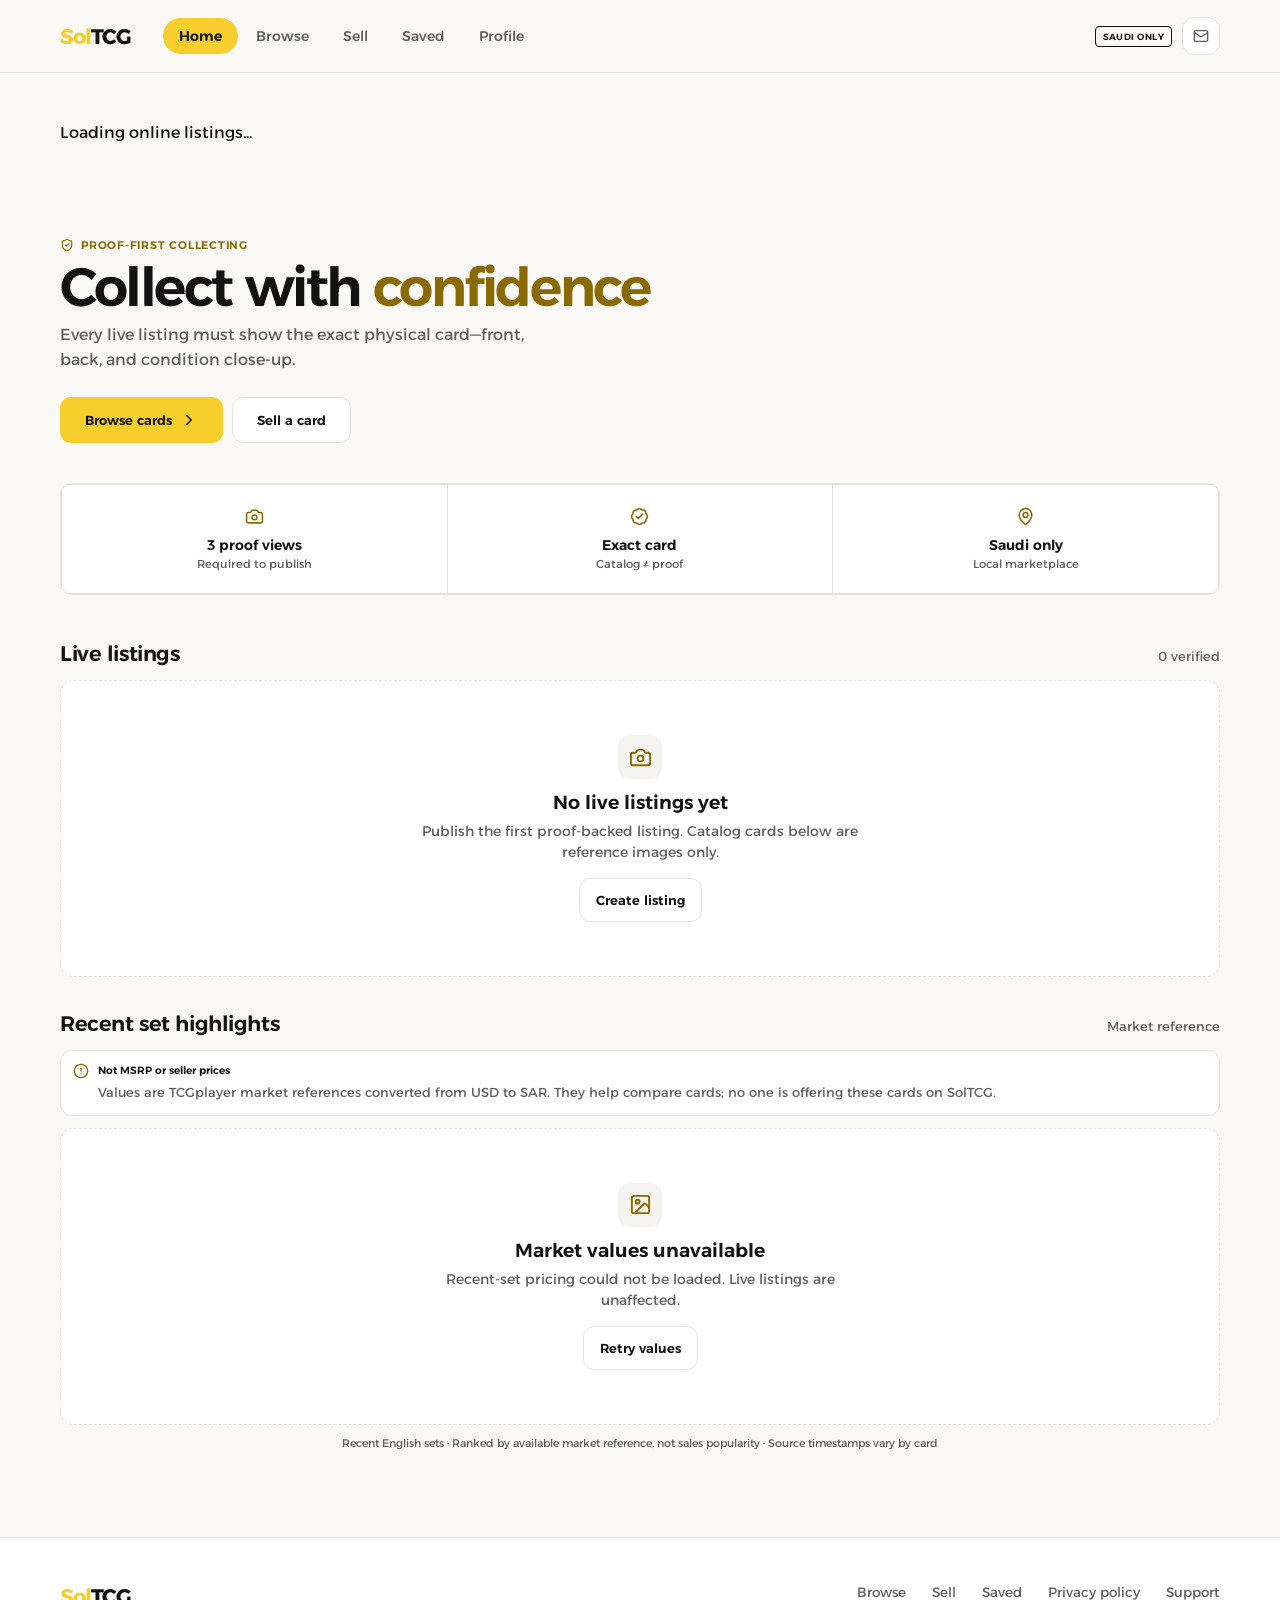
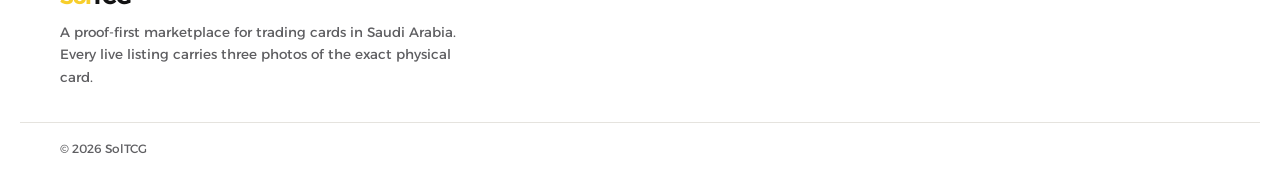
<file: index.html>
<!doctype html>
<html lang="en">
  <head>
    <meta charset="UTF-8" />
    <meta name="viewport" content="width=device-width, initial-scale=1.0, viewport-fit=cover" />
    <meta name="theme-color" content="#faf9f6" media="(prefers-color-scheme: light)" />
    <meta name="theme-color" content="#0f0f11" media="(prefers-color-scheme: dark)" />
    <meta name="description" content="SolTCG — a Saudi-first marketplace for collectors." />
    <title>SolTCG</title>
    <link rel="icon" href="./favicon.svg" type="image/svg+xml" />
    <link rel="icon" href="./favicon-32.png" sizes="32x32" />
    <link rel="apple-touch-icon" href="./apple-touch-icon.png" />
    <link rel="preconnect" href="https://fonts.googleapis.com" />
    <link rel="preconnect" href="https://fonts.gstatic.com" crossorigin />
    <link href="https://fonts.googleapis.com/css2?family=Alexandria:wght@300;400;500;600;700&display=swap" rel="stylesheet" />
    <script>
      // Runs before first paint so a saved Appearance choice never flashes the
      // other theme. The app re-applies the same value once it mounts.
      try {
        var stored = localStorage.getItem('soltcg:theme:v1')
        if (stored === 'light' || stored === 'dark') document.documentElement.dataset.theme = stored
      } catch (error) {}
    </script>
    <script type="module" crossorigin src="./assets/index-CpvxoBoi.js"></script>
    <link rel="stylesheet" crossorigin href="./assets/index-DTlpYm1p.css">
  </head>
  <body>
    <div id="root"></div>
  </body>
</html>
</file>
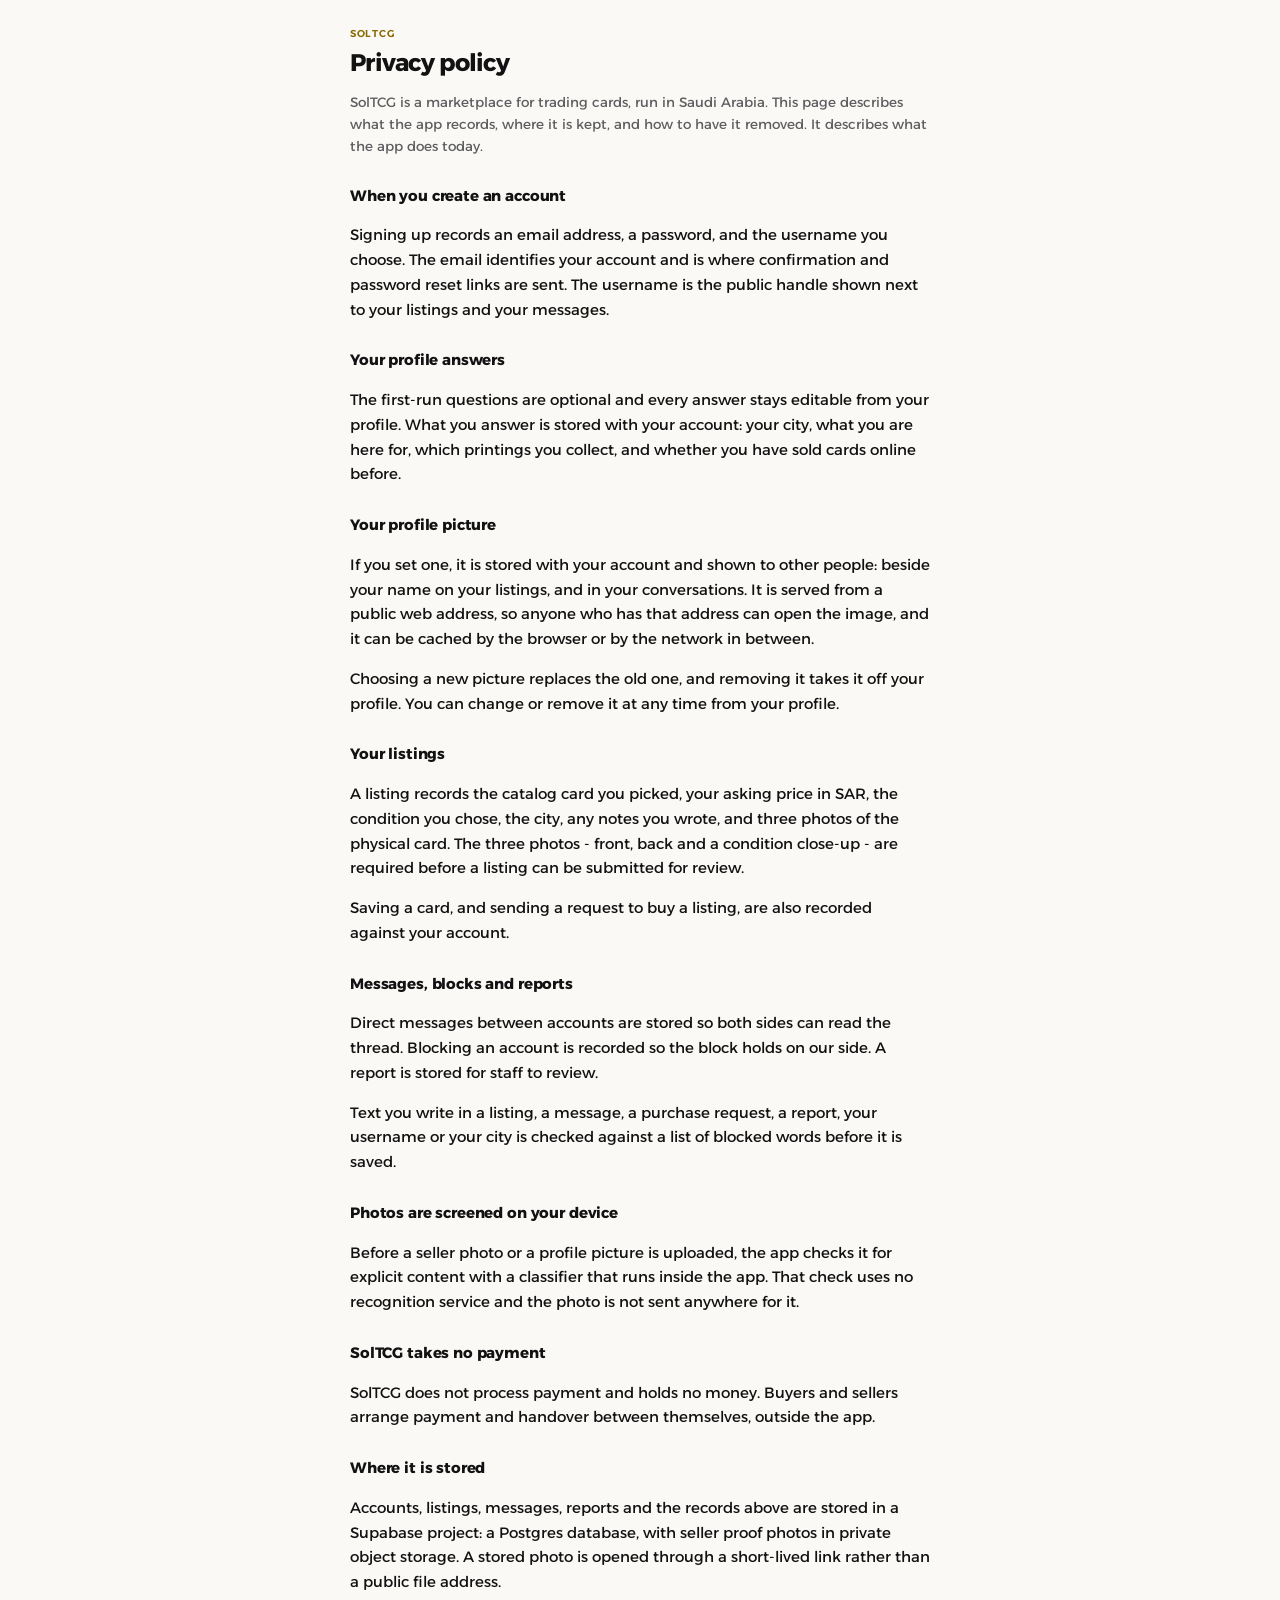
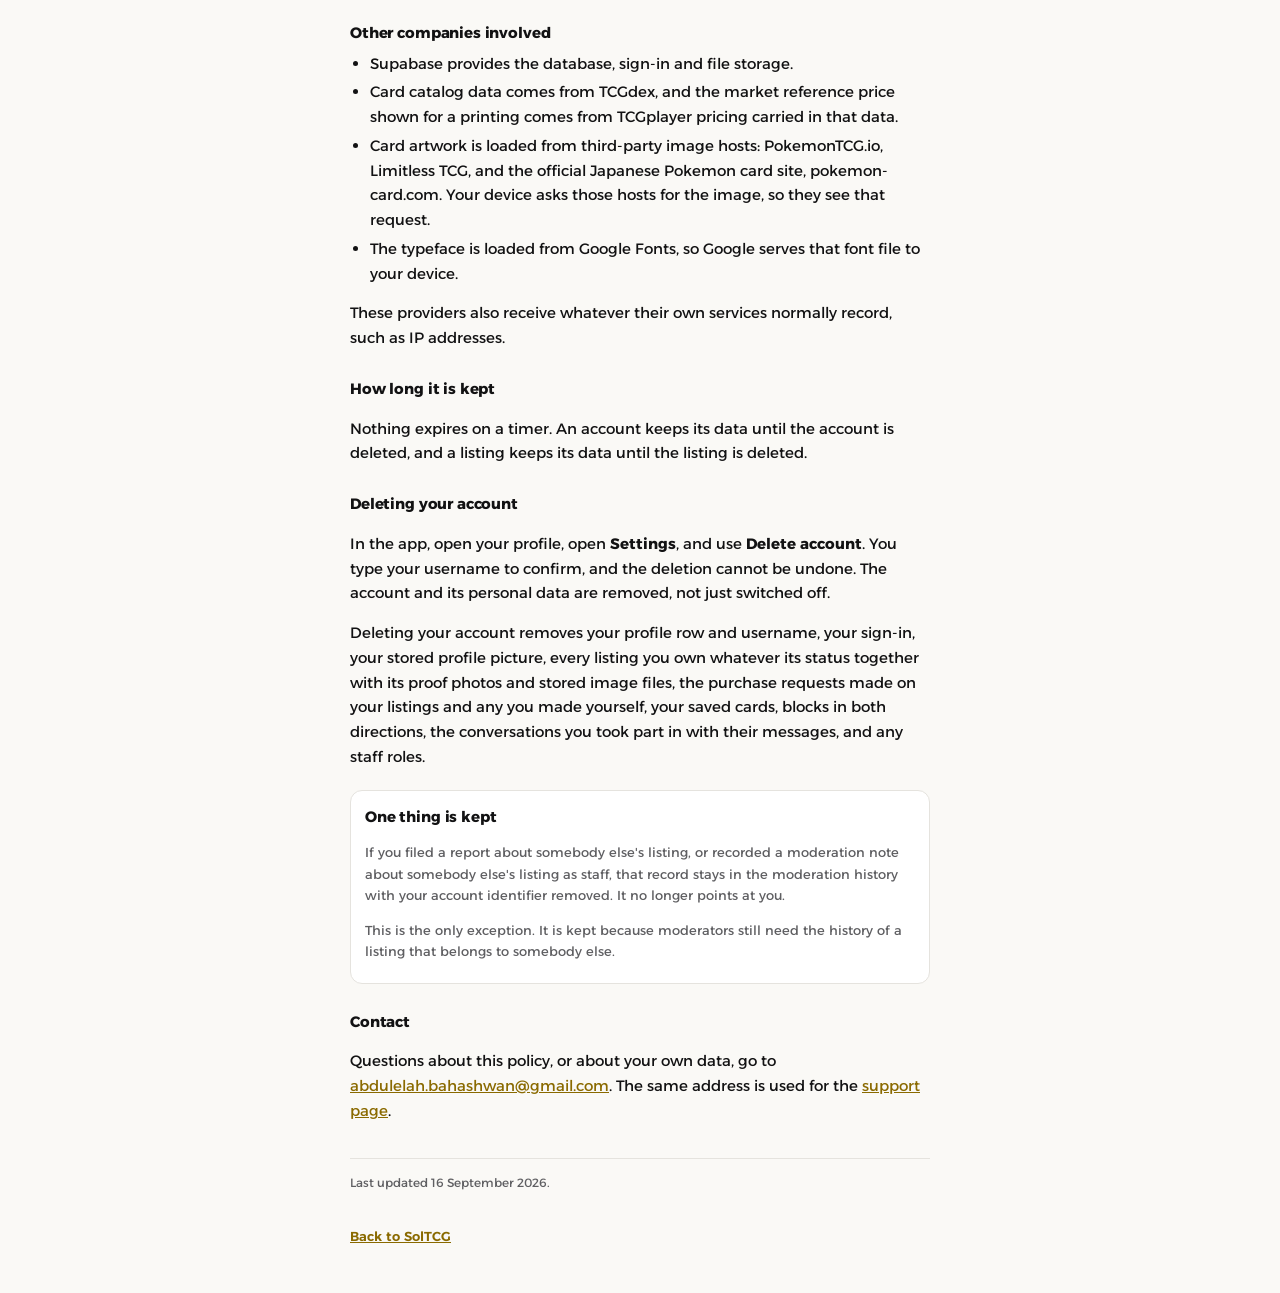
<file: privacy.html>
<!doctype html>
<html lang="en">
  <head>
    <meta charset="utf-8" />
    <meta name="viewport" content="width=device-width, initial-scale=1, viewport-fit=cover" />
    <meta name="theme-color" content="#faf9f6" media="(prefers-color-scheme: light)" />
    <meta name="theme-color" content="#0f0f11" media="(prefers-color-scheme: dark)" />
    <title>Privacy policy - SolTCG</title>
    <link rel="preconnect" href="https://fonts.googleapis.com" />
    <link rel="preconnect" href="https://fonts.gstatic.com" crossorigin />
    <link href="https://fonts.googleapis.com/css2?family=Alexandria:wght@300;400;500;600;700&display=swap" rel="stylesheet" />
    <style>
      /* Same tokens as src/styles.css, so the pages and the app agree. */
      :root {
        color-scheme: light;
        --bg: #faf9f6;
        --surface: #ffffff;
        --ink: #121213;
        --muted: #5f5f62;
        --line: #e5e3de;
        --accent: #f7ce2b;
        --accent-text: #8a6a00;
      }
      @media (prefers-color-scheme: dark) {
        :root {
          color-scheme: dark;
          --bg: #0f0f11;
          --surface: #17171a;
          --ink: #f4f4f6;
          --muted: #9b9ba3;
          --line: #2a2a30;
          --accent: #f7ce2b;
          --accent-text: #ffd84d;
        }
      }
      * { box-sizing: border-box; }
      body {
        margin: 0;
        background: var(--bg);
        color: var(--ink);
        font-family: 'Alexandria', system-ui, -apple-system, 'Segoe UI', sans-serif;
        font-size: 15px;
        line-height: 1.65;
        -webkit-text-size-adjust: 100%;
      }
      main {
        width: min(100%, 620px);
        margin-inline: auto;
        padding: 26px 20px calc(44px + env(safe-area-inset-bottom));
      }
      .kicker {
        text-transform: uppercase;
        letter-spacing: .07em;
        font-size: 10px;
        font-weight: 600;
        color: var(--accent-text);
        margin: 0;
      }
      h1 { font-size: 24px; line-height: 1.2; letter-spacing: -.03em; margin: 6px 0 10px; }
      h2 { font-size: 15px; letter-spacing: -.01em; margin: 26px 0 6px; }
      p, li { color: var(--ink); }
      .lede { color: var(--muted); font-size: 13.5px; }
      ul { margin: 6px 0; padding-inline-start: 20px; }
      li { margin-block-end: 4px; }
      a { color: var(--accent-text); }
      .note {
        margin-block: 20px;
        padding: 14px;
        border: 1px solid var(--line);
        border-radius: 12px;
        background: var(--surface);
      }
      .note h2 { margin-block-start: 0; }
      .note p { color: var(--muted); font-size: 13px; margin-block-end: 6px; }
      .updated { color: var(--muted); font-size: 12px; margin-block-start: 34px; padding-block-start: 14px; border-block-start: 1px solid var(--line); }
      .back { display: inline-block; margin-block-start: 22px; font-size: 13px; font-weight: 600; }
    </style>
  </head>
  <body>
    <main>
      <p class="kicker">SolTCG</p>
      <h1>Privacy policy</h1>
      <p class="lede">SolTCG is a marketplace for trading cards, run in Saudi Arabia. This page describes what the app records, where it is kept, and how to have it removed. It describes what the app does today.</p>

      <h2>When you create an account</h2>
      <p>Signing up records an email address, a password, and the username you choose. The email identifies your account and is where confirmation and password reset links are sent. The username is the public handle shown next to your listings and your messages.</p>

      <h2>Your profile answers</h2>
      <p>The first-run questions are optional and every answer stays editable from your profile. What you answer is stored with your account: your city, what you are here for, which printings you collect, and whether you have sold cards online before.</p>

      <h2>Your profile picture</h2>
      <p>If you set one, it is stored with your account and shown to other people: beside your name on your listings, and in your conversations. It is served from a public web address, so anyone who has that address can open the image, and it can be cached by the browser or by the network in between.</p>
      <p>Choosing a new picture replaces the old one, and removing it takes it off your profile. You can change or remove it at any time from your profile.</p>

      <h2>Your listings</h2>
      <p>A listing records the catalog card you picked, your asking price in SAR, the condition you chose, the city, any notes you wrote, and three photos of the physical card. The three photos - front, back and a condition close-up - are required before a listing can be submitted for review.</p>
      <p>Saving a card, and sending a request to buy a listing, are also recorded against your account.</p>

      <h2>Messages, blocks and reports</h2>
      <p>Direct messages between accounts are stored so both sides can read the thread. Blocking an account is recorded so the block holds on our side. A report is stored for staff to review.</p>
      <p>Text you write in a listing, a message, a purchase request, a report, your username or your city is checked against a list of blocked words before it is saved.</p>

      <h2>Photos are screened on your device</h2>
      <p>Before a seller photo or a profile picture is uploaded, the app checks it for explicit content with a classifier that runs inside the app. That check uses no recognition service and the photo is not sent anywhere for it.</p>

      <h2>SolTCG takes no payment</h2>
      <p>SolTCG does not process payment and holds no money. Buyers and sellers arrange payment and handover between themselves, outside the app.</p>

      <h2>Where it is stored</h2>
      <p>Accounts, listings, messages, reports and the records above are stored in a Supabase project: a Postgres database, with seller proof photos in private object storage. A stored photo is opened through a short-lived link rather than a public file address.</p>

      <h2>Other companies involved</h2>
      <ul>
        <li>Supabase provides the database, sign-in and file storage.</li>
        <li>Card catalog data comes from TCGdex, and the market reference price shown for a printing comes from TCGplayer pricing carried in that data.</li>
        <li>Card artwork is loaded from third-party image hosts: PokemonTCG.io, Limitless TCG, and the official Japanese Pokemon card site, pokemon-card.com. Your device asks those hosts for the image, so they see that request.</li>
        <li>The typeface is loaded from Google Fonts, so Google serves that font file to your device.</li>
      </ul>
      <p>These providers also receive whatever their own services normally record, such as IP addresses.</p>

      <h2>How long it is kept</h2>
      <p>Nothing expires on a timer. An account keeps its data until the account is deleted, and a listing keeps its data until the listing is deleted.</p>

      <h2>Deleting your account</h2>
      <p>In the app, open your profile, open <strong>Settings</strong>, and use <strong>Delete account</strong>. You type your username to confirm, and the deletion cannot be undone. The account and its personal data are removed, not just switched off.</p>
      <p>Deleting your account removes your profile row and username, your sign-in, your stored profile picture, every listing you own whatever its status together with its proof photos and stored image files, the purchase requests made on your listings and any you made yourself, your saved cards, blocks in both directions, the conversations you took part in with their messages, and any staff roles.</p>
      <div class="note">
        <h2>One thing is kept</h2>
        <p>If you filed a report about somebody else's listing, or recorded a moderation note about somebody else's listing as staff, that record stays in the moderation history with your account identifier removed. It no longer points at you.</p>
        <p>This is the only exception. It is kept because moderators still need the history of a listing that belongs to somebody else.</p>
      </div>

      <h2>Contact</h2>
      <p>Questions about this policy, or about your own data, go to <a href="mailto:abdulelah.bahashwan@gmail.com?subject=SolTCG%20support">abdulelah.bahashwan@gmail.com</a>. The same address is used for the <a href="support.html">support page</a>.</p>

      <p class="updated">Last updated 16 September 2026.</p>
      <a class="back" href="./">Back to SolTCG</a>
    </main>
  </body>
</html>
</file>
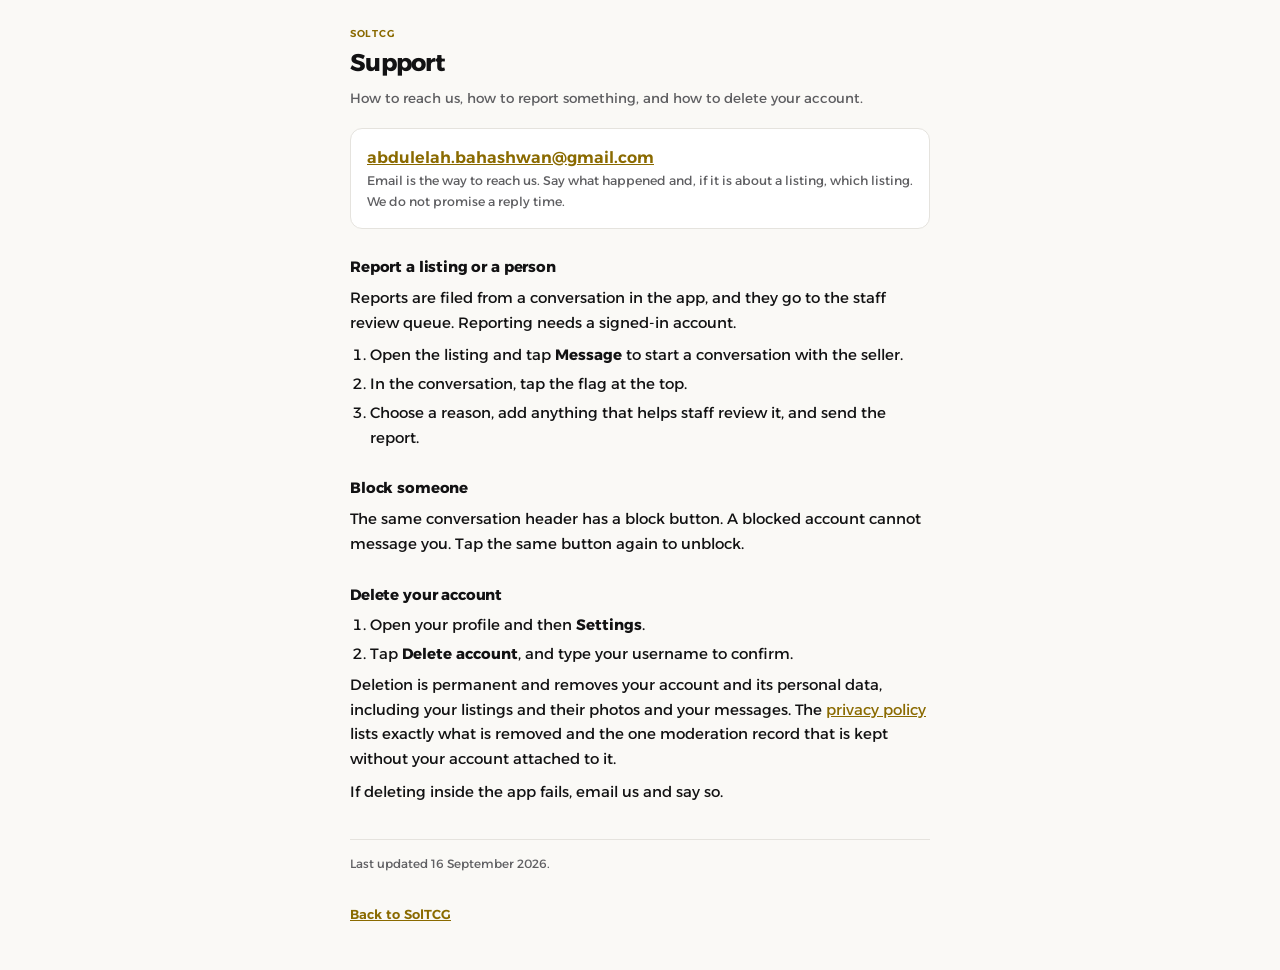
<file: support.html>
<!doctype html>
<html lang="en">
  <head>
    <meta charset="utf-8" />
    <meta name="viewport" content="width=device-width, initial-scale=1, viewport-fit=cover" />
    <meta name="theme-color" content="#faf9f6" media="(prefers-color-scheme: light)" />
    <meta name="theme-color" content="#0f0f11" media="(prefers-color-scheme: dark)" />
    <title>Support - SolTCG</title>
    <link rel="preconnect" href="https://fonts.googleapis.com" />
    <link rel="preconnect" href="https://fonts.gstatic.com" crossorigin />
    <link href="https://fonts.googleapis.com/css2?family=Alexandria:wght@300;400;500;600;700&display=swap" rel="stylesheet" />
    <style>
      /* Same tokens as src/styles.css, so the pages and the app agree. */
      :root {
        color-scheme: light;
        --bg: #faf9f6;
        --surface: #ffffff;
        --ink: #121213;
        --muted: #5f5f62;
        --line: #e5e3de;
        --accent: #f7ce2b;
        --accent-text: #8a6a00;
      }
      @media (prefers-color-scheme: dark) {
        :root {
          color-scheme: dark;
          --bg: #0f0f11;
          --surface: #17171a;
          --ink: #f4f4f6;
          --muted: #9b9ba3;
          --line: #2a2a30;
          --accent: #f7ce2b;
          --accent-text: #ffd84d;
        }
      }
      * { box-sizing: border-box; }
      body {
        margin: 0;
        background: var(--bg);
        color: var(--ink);
        font-family: 'Alexandria', system-ui, -apple-system, 'Segoe UI', sans-serif;
        font-size: 15px;
        line-height: 1.65;
        -webkit-text-size-adjust: 100%;
      }
      main {
        width: min(100%, 620px);
        margin-inline: auto;
        padding: 26px 20px calc(44px + env(safe-area-inset-bottom));
      }
      .kicker {
        text-transform: uppercase;
        letter-spacing: .07em;
        font-size: 10px;
        font-weight: 600;
        color: var(--accent-text);
        margin: 0;
      }
      h1 { font-size: 24px; line-height: 1.2; letter-spacing: -.03em; margin: 6px 0 10px; }
      h2 { font-size: 15px; letter-spacing: -.01em; margin: 26px 0 6px; }
      p { margin: 0 0 8px; }
      .lede { color: var(--muted); font-size: 13.5px; }
      ol { margin: 6px 0; padding-inline-start: 20px; }
      li { margin-block-end: 4px; }
      a { color: var(--accent-text); }
      .contact {
        margin-block: 18px 4px;
        padding: 16px;
        border: 1px solid var(--line);
        border-radius: 12px;
        background: var(--surface);
      }
      .contact a { font-size: 16px; font-weight: 600; overflow-wrap: anywhere; }
      .contact p { color: var(--muted); font-size: 12.5px; margin-block-end: 0; }
      .updated { color: var(--muted); font-size: 12px; margin-block-start: 34px; padding-block-start: 14px; border-block-start: 1px solid var(--line); }
      .back { display: inline-block; margin-block-start: 22px; font-size: 13px; font-weight: 600; }
    </style>
  </head>
  <body>
    <main>
      <p class="kicker">SolTCG</p>
      <h1>Support</h1>
      <p class="lede">How to reach us, how to report something, and how to delete your account.</p>

      <div class="contact">
        <a href="mailto:abdulelah.bahashwan@gmail.com?subject=SolTCG%20support">abdulelah.bahashwan@gmail.com</a>
        <p>Email is the way to reach us. Say what happened and, if it is about a listing, which listing. We do not promise a reply time.</p>
      </div>

      <h2>Report a listing or a person</h2>
      <p>Reports are filed from a conversation in the app, and they go to the staff review queue. Reporting needs a signed-in account.</p>
      <ol>
        <li>Open the listing and tap <strong>Message</strong> to start a conversation with the seller.</li>
        <li>In the conversation, tap the flag at the top.</li>
        <li>Choose a reason, add anything that helps staff review it, and send the report.</li>
      </ol>

      <h2>Block someone</h2>
      <p>The same conversation header has a block button. A blocked account cannot message you. Tap the same button again to unblock.</p>

      <h2>Delete your account</h2>
      <ol>
        <li>Open your profile and then <strong>Settings</strong>.</li>
        <li>Tap <strong>Delete account</strong>, and type your username to confirm.</li>
      </ol>
      <p>Deletion is permanent and removes your account and its personal data, including your listings and their photos and your messages. The <a href="privacy.html">privacy policy</a> lists exactly what is removed and the one moderation record that is kept without your account attached to it.</p>
      <p>If deleting inside the app fails, email us and say so.</p>

      <p class="updated">Last updated 16 September 2026.</p>
      <a class="back" href="./">Back to SolTCG</a>
    </main>
  </body>
</html>
</file>
<file: assets/index-DTlpYm1p.css>
.auth-screen{padding-block-start:28px}.auth-hero{align-items:flex-start;gap:14px;margin:2px 2px 22px;display:flex}.auth-icon{width:44px;height:44px;color:var(--accent-text);background:var(--surface-2);border:1px solid var(--line);border-radius:13px;flex:none;place-items:center;display:grid}.auth-hero h1{letter-spacing:-.035em;margin:7px 0;font-size:26px;font-weight:600;line-height:1.1}.auth-hero p{color:var(--muted);margin:0;font-size:12.5px;line-height:1.55}.auth-hero p strong{color:var(--ink)}.auth-locale{justify-content:flex-end;margin-block-end:14px}.auth-guest-button{min-height:48px}.auth-divider{color:var(--muted);letter-spacing:.1em;text-transform:uppercase;align-items:center;gap:12px;margin:22px 1px 16px;font-size:9px;font-weight:600;display:flex}.auth-divider:before,.auth-divider:after{content:"";background:var(--line);flex:1;height:1px}.auth-card{padding:8px 16px 16px}.auth-tabs{background:var(--surface-2);border:1px solid var(--line);border-radius:11px;grid-template-columns:1fr 1fr;gap:4px;margin:0 0 18px;padding:4px;display:grid}.auth-tabs button{min-height:38px;color:var(--muted);cursor:pointer;background:0 0;border:0;border-radius:8px;justify-content:center;align-items:center;gap:6px;font-size:11.5px;font-weight:600;display:flex}.auth-tabs button.active{color:var(--accent-ink);background:var(--accent)}.auth-card-heading h2{letter-spacing:-.02em;margin:0 0 5px;font-size:17px;font-weight:600}.auth-card-heading p{color:var(--muted);margin:0 0 18px;font-size:10.5px;line-height:1.5}.auth-submit{margin-block-start:20px}.auth-resend{width:100%;min-height:32px;color:var(--muted);cursor:pointer;background:0 0;border:0;margin-block-start:14px;font-size:10.5px;font-weight:600}.auth-resend:hover{color:var(--accent-text)}.auth-resend:disabled{color:var(--muted);opacity:.6;cursor:default}.auth-alert{border:1px solid var(--line);border-radius:11px;align-items:flex-start;gap:9px;margin-block:13px;padding:11px 12px;font-size:10.5px;line-height:1.5;display:flex}.auth-alert svg{flex:none;margin-block-start:1px}.auth-alert.notice{color:var(--muted);background:var(--surface-2)}.auth-alert.notice svg{color:var(--amber)}.auth-alert.error{color:var(--red);background:var(--surface)}.auth-alert.success{color:var(--ink);background:var(--surface-2)}.auth-alert.success span{color:var(--accent-text)}.auth-account-card{background:var(--surface);border:1px solid var(--line);border-radius:14px;align-items:center;gap:13px;margin-block:10px 19px;padding:15px;display:flex}.auth-avatar{width:43px;height:43px;color:var(--ink);background:var(--surface-2);border:1px solid var(--line);border-radius:50%;place-items:center;font-size:17px;font-weight:600;display:grid}.auth-account-card div{flex-direction:column;gap:3px;min-width:0;display:flex}.auth-account-card strong,.auth-account-card span{text-overflow:ellipsis;white-space:nowrap;overflow:hidden}.auth-account-card strong{font-size:13px;font-weight:600}.auth-account-card div span{color:var(--muted);font-size:10.5px}.auth-signout{width:100%;min-height:43px;color:var(--muted);cursor:pointer;background:0 0;border:0;justify-content:center;align-items:center;gap:7px;margin-block-start:9px;font-size:11.5px;font-weight:600;display:flex}.auth-signout:disabled{opacity:.6}@media (width<=360px){.auth-tabs button{font-size:10.5px}.auth-card{padding-inline:13px}}.onboarding-page{min-height:100vh;padding-block:28px calc(24px + env(safe-area-inset-bottom));background:var(--bg);color:var(--ink);flex-direction:column;gap:18px;padding-inline:18px;display:flex}.onboarding-head{align-items:flex-start;gap:14px;display:flex}.onboarding-head h1{letter-spacing:-.03em;margin:6px 0;font-size:24px;font-weight:600;line-height:1.14}.onboarding-head p{color:var(--muted);margin:0;font-size:12.5px;line-height:1.55}.onboarding-progress{gap:6px;display:flex}.onboarding-dot{background:var(--surface-2);border-radius:999px;flex:1;height:4px;transition:background .2s}.onboarding-dot.done{background:var(--line)}.onboarding-dot.current{background:var(--accent)}.onboarding-step{align-content:start;gap:10px;display:grid}.onboarding-step.wide{grid-template-columns:1fr 1fr}.onboarding-step.wide .onboarding-tile{min-height:56px}.onboarding-tile{text-align:start;width:100%;min-height:72px;color:var(--ink);cursor:pointer;background:var(--surface);border:1px solid var(--line);border-radius:14px;align-items:center;gap:14px;padding-block:14px;padding-inline:16px;transition:transform .16s,border-color .16s,background .16s,opacity .16s,box-shadow .16s;display:flex}.onboarding-tile:active{transform:scale(.98)}.onboarding-tile:hover{border-color:var(--ink)}.onboarding-tile-icon{width:42px;height:42px;color:var(--accent-text);background:var(--surface-2);border-radius:12px;flex:none;place-items:center;transition:background .16s,color .16s;display:grid}.onboarding-tile-copy{flex-direction:column;gap:3px;min-width:0;display:flex}.onboarding-tile-copy strong{font-size:14px;font-weight:600}.onboarding-tile-copy small{color:var(--muted);font-size:11px;line-height:1.45}.onboarding-tile.chosen{background:var(--surface);border-color:var(--accent);box-shadow:0 0 0 1px var(--accent)}.onboarding-tile.chosen .onboarding-tile-icon{color:var(--accent-ink);background:var(--accent)}.onboarding-tile.dimmed{opacity:.55}.onboarding-actions{align-items:center;gap:10px;margin-block-start:auto;display:flex}.onboarding-actions .secondary{flex:none;min-width:48px}.onboarding-actions .primary{flex:1}.onboarding-skip{min-height:44px;color:var(--muted);cursor:pointer;background:0 0;border:0;flex:none;padding-inline:8px;font-size:11.5px;font-weight:600}.onboarding-skip:hover{color:var(--accent-text)}.onboarding-error{color:var(--red);margin:0;font-size:11px;line-height:1.5}@keyframes onboarding-step-in{0%{opacity:0;transform:translate(14px)}to{opacity:1;transform:translate(0)}}.onboarding-step{animation:.22s both onboarding-step-in}[dir=rtl] .onboarding-step{animation-name:onboarding-step-in-rtl}@keyframes onboarding-step-in-rtl{0%{opacity:0;transform:translate(-14px)}to{opacity:1;transform:translate(0)}}@keyframes onboarding-tile-in{0%{opacity:0;transform:translateY(10px)}to{opacity:1;transform:translateY(0)}}.onboarding-tile{animation:.18s both onboarding-tile-in}.onboarding-tile:first-child{animation-delay:40ms}.onboarding-tile:nth-child(2){animation-delay:.1s}.onboarding-tile:nth-child(3){animation-delay:.16s}.onboarding-tile:nth-child(4){animation-delay:.22s}.onboarding-tile:nth-child(5){animation-delay:.28s}.onboarding-tile:nth-child(6){animation-delay:.34s}@media (prefers-reduced-motion:reduce){.onboarding-step,.onboarding-tile{animation:none}.onboarding-tile,.onboarding-tile-icon,.onboarding-dot{transition:none}.onboarding-tile:active{transform:none}}:root{--lightningcss-light:initial;--lightningcss-dark: ;color-scheme:light;font-synthesis:none;--bg:#faf9f6;--surface:#fff;--surface-2:#f4f3ef;--ink:#121213;--muted:#5f5f62;--line:#e5e3de;--media:#f1f0ec;--accent:#f7ce2b;--accent-text:#8a6a00;--accent-ink:#121213;--accent-strong:#e8bd18;--shadow:0 8px 20px #12121329;--page:#e8e7e3;--amber:#8f6010;--red:#c02a20;--text:var(--ink);color:var(--ink);background:var(--bg);font-family:Alexandria,system-ui,-apple-system,Segoe UI,sans-serif}@media (prefers-color-scheme:dark){:root{--lightningcss-light: ;--lightningcss-dark:initial;color-scheme:dark;--bg:#0f0f11;--surface:#17171a;--surface-2:#1e1e23;--ink:#f4f4f6;--muted:#9b9ba3;--line:#2a2a30;--media:#202025;--accent:#f7ce2b;--accent-text:#ffd84d;--accent-ink:#121213;--accent-strong:#ffd84d;--shadow:0 10px 24px #00000080;--page:#08080a;--amber:#e0b061;--red:#ff7a6e}}:root[data-theme=dark]{--lightningcss-light: ;--lightningcss-dark:initial;color-scheme:dark;--bg:#0f0f11;--surface:#17171a;--surface-2:#1e1e23;--ink:#f4f4f6;--muted:#9b9ba3;--line:#2a2a30;--media:#202025;--accent:#f7ce2b;--accent-text:#ffd84d;--accent-ink:#121213;--accent-strong:#ffd84d;--shadow:0 10px 24px #00000080;--page:#08080a;--amber:#e0b061;--red:#ff7a6e}:root[data-theme=light]{--lightningcss-light:initial;--lightningcss-dark: ;color-scheme:light;--bg:#faf9f6;--surface:#fff;--surface-2:#f4f3ef;--ink:#121213;--muted:#5f5f62;--line:#e5e3de;--media:#f1f0ec;--accent:#f7ce2b;--accent-text:#8a6a00;--accent-ink:#121213;--accent-strong:#e8bd18;--shadow:0 8px 20px #12121329;--page:#e8e7e3;--amber:#8f6010;--red:#c02a20}*{box-sizing:border-box}html{background:var(--bg)}body{background:var(--bg);min-width:320px;min-height:100vh;color:var(--ink);margin:0}button,input,select,textarea{font:inherit}button{color:inherit}button:focus-visible,input:focus-visible,select:focus-visible,textarea:focus-visible,a:focus-visible{outline:2px solid var(--accent);outline-offset:2px}button:disabled{cursor:not-allowed}.app-shell{background:var(--bg);border-inline:1px solid var(--line);width:min(100%,520px);min-height:100vh;margin-inline:auto;padding-block-end:calc(84px + env(safe-area-inset-bottom));position:relative}.topbar{min-height:calc(54px + env(safe-area-inset-top));z-index:20;background:var(--bg);justify-content:space-between;align-items:center;gap:10px;padding-block-start:env(safe-area-inset-top);padding-inline:18px;display:flex;position:sticky;top:0}.brand{cursor:pointer;letter-spacing:-.05em;background:0 0;border:0;align-items:center;gap:9px;padding:0;font-size:17px;font-weight:700;display:flex}.brand-word{color:var(--accent)}.brand-word span{color:var(--ink)}.country-pill{color:var(--ink);border:1px solid var(--ink);letter-spacing:.05em;text-transform:uppercase;white-space:nowrap;background:0 0;border-radius:4px;padding:4px 7px;font-size:9px;font-weight:600}.topbar-actions{flex:none;align-items:center;gap:7px;display:flex}.feedback-link{width:32px;height:32px;color:var(--muted);background:var(--surface);border:1px solid var(--line);border-radius:10px;flex:none;place-items:center;text-decoration:none;display:grid}.feedback-link:hover{color:var(--accent-text);border-color:var(--accent)}.screen{padding-block:18px;padding-inline:18px}.home-screen{padding-block-start:8px}.page-heading{justify-content:space-between;align-items:center;gap:10px;margin-block:0 18px;display:flex}.page-heading h2{letter-spacing:-.03em;margin:4px 0 0;font-size:21px;font-weight:600}.screen-note{color:var(--muted);margin:0 0 12px;font-size:11px;line-height:1.5}.eyebrow,.kicker{color:var(--accent-text);text-transform:uppercase;letter-spacing:.07em;font-size:10px;font-weight:600}.eyebrow{align-items:center;gap:7px;display:flex}.hero{padding-block:8px 14px}.hero h1{letter-spacing:-.035em;margin:8px 0 7px;font-size:25px;font-weight:600;line-height:1.16}.hero h1 em{color:var(--accent-text);font-style:normal}.hero p{max-width:420px;color:var(--muted);margin:0;font-size:13px;line-height:1.5}.hero-actions{gap:9px;margin-block-start:16px;display:flex}.hero-actions button{flex:1}.feature{grid-template-columns:92px 1fr;align-items:center;gap:13px;margin-block:14px 4px;display:grid}.feature-media{aspect-ratio:3/4;border:1px solid var(--line);background:var(--media);cursor:pointer;border-radius:10px;place-items:center;width:100%;padding:7px;display:grid;overflow:hidden}.feature-media img{object-fit:contain;width:100%;height:100%}.feature-copy{gap:2px;min-width:0;display:grid}.feature-copy strong{letter-spacing:-.03em;font-size:16px;font-weight:600}.feature-copy .sm{color:var(--muted);font-size:11.5px}.feature-copy .amount{letter-spacing:-.03em;margin-block-start:3px;font-size:18px;font-weight:700}.proof-note{color:var(--accent-text);align-items:center;gap:4px;font-size:10px;font-weight:600;display:inline-flex}.proof-note i{background:var(--accent);border-radius:50%;width:5px;height:5px;display:block}.feature-open{color:var(--muted);cursor:pointer;background:0 0;border:0;align-items:center;gap:4px;margin-block-start:4px;padding:0;font-size:11px;font-weight:600;display:inline-flex}.trust-strip{background:var(--line);border:1px solid var(--line);border-radius:12px;grid-template-columns:repeat(3,minmax(0,1fr));gap:1px;margin-block:12px 20px;padding:1px;display:grid;overflow:hidden}.trust-strip>div{background:var(--surface);text-align:center;min-width:0;padding:13px 8px}.trust-strip svg{color:var(--accent-text);margin-block-end:6px}.trust-strip span,.trust-strip strong,.trust-strip small{display:block}.trust-strip strong{font-size:11px;font-weight:600}.trust-strip small{color:var(--muted);margin-block-start:3px;font-size:9px}.section-header{justify-content:space-between;align-items:baseline;gap:10px;margin-block:22px 10px;display:flex}.section-header h2{letter-spacing:-.02em;margin:0;font-size:15px;font-weight:600}.section-header span{color:var(--muted);white-space:nowrap;font-size:11px}.card-grid{grid-template-columns:repeat(2,minmax(0,1fr));gap:11px;display:grid}.horizontal-cards{scroll-snap-type:x mandatory;scrollbar-width:none;grid-auto-columns:46%;grid-auto-flow:column;gap:11px;padding-block-end:8px;display:grid;overflow-x:auto}.horizontal-cards::-webkit-scrollbar{display:none}.card-tile{border:1px solid var(--line);background:var(--surface);scroll-snap-align:start;border-radius:12px;gap:6px;min-width:0;padding:8px;display:grid;position:relative}.card-image-wrap{aspect-ratio:3/4;background:var(--media);cursor:pointer;border:0;border-radius:7px;place-items:center;width:100%;padding:6px;display:grid;position:relative;overflow:hidden}.card-image-wrap img{object-fit:contain;width:100%;height:100%;transition:transform .25s}.card-image-wrap:hover img{transform:translateY(-3px)scale(1.02)}.image-fallback{width:100%;height:100%;color:var(--muted);text-align:center;flex-direction:column;justify-content:center;align-items:center;gap:7px;display:flex}.image-fallback small{font-size:9px}.image-label{inset-inline-start:8px;background:var(--surface);border:1px solid var(--line);text-transform:uppercase;letter-spacing:.05em;color:var(--muted);border-radius:999px;padding:4px 7px;font-size:8.5px;font-weight:700;position:absolute;top:8px}.image-label.verified{color:var(--accent-text);align-items:center;gap:4px;display:flex}.heart-button{inset-inline-end:14px;z-index:2;background:var(--surface);border:1px solid var(--line);cursor:pointer;width:30px;height:30px;color:var(--muted);border-radius:50%;place-items:center;display:grid;position:absolute;top:14px}.heart-button.saved,.detail-top-actions .saved{color:var(--accent)}.card-copy{text-align:start;cursor:pointer;background:0 0;border:0;gap:1px;width:100%;padding:0;display:grid}.card-copy strong{letter-spacing:-.02em;white-space:nowrap;text-overflow:ellipsis;width:100%;font-size:12.5px;font-weight:600;overflow:hidden}.card-copy>span{color:var(--muted);white-space:nowrap;text-overflow:ellipsis;width:100%;font-size:10.5px;overflow:hidden}.card-copy b{color:var(--ink);margin-block-start:3px;font-size:13px;font-weight:700}.card-copy small{color:var(--muted);font-size:9.5px}.card-copy small.not-for-sale{color:var(--amber)}.card-copy b.market-value{color:var(--ink);font-size:13px}.card-copy small.market-label{color:var(--muted);line-height:1.3}.card-copy small.market-unavailable{color:var(--muted);margin-block-start:3px}.empty-state{border:1px dashed var(--line);background:var(--surface);text-align:center;border-radius:14px;padding:26px 22px}.empty-state>span{width:44px;height:44px;color:var(--accent-text);background:var(--surface-2);border-radius:12px;place-items:center;margin-block-end:12px;margin-inline:auto;display:grid}.empty-state h3{margin:0;font-size:15px;font-weight:600}.empty-state p{color:var(--muted);max-width:310px;margin:7px auto 15px;font-size:12px;line-height:1.5}.market-explainer{color:var(--muted);background:var(--surface);border:1px solid var(--line);border-radius:12px;align-items:flex-start;gap:9px;margin-block-end:12px;padding:12px;display:flex}.market-explainer svg{color:var(--accent-text);flex:none}.market-explainer span,.market-explainer strong{display:block}.market-explainer span{font-size:10px;line-height:1.45}.market-explainer strong{color:var(--ink);margin-block-end:2px;font-size:10.5px;font-weight:600}.ranking-note{color:var(--muted);text-align:center;margin:10px 10px 0;font-size:8.5px;line-height:1.5}.search-row{position:relative}.search-box{border:1px solid var(--line);background:var(--surface-2);height:44px;color:var(--muted);border-radius:11px;align-items:center;gap:9px;padding-inline:13px;display:flex}.search-box:focus-within{border-color:var(--accent)}.search-box input{width:100%;color:var(--ink);background:0 0;border:0;outline:0;font-size:12.5px}.search-box kbd{border:1px solid var(--line);background:var(--surface);color:var(--muted);border-radius:5px;padding:3px 5px;font-size:9px}.search-box>button{border:1px solid var(--line);background:var(--surface);width:28px;height:28px;color:var(--muted);cursor:pointer;border-radius:50%;flex:none;place-items:center;display:grid}.search-autocomplete{z-index:5;position:relative}.search-suggestions{border:1px solid var(--line);background:var(--surface);box-shadow:var(--shadow);border-radius:12px;max-height:min(480px,60vh);position:absolute;inset-block-start:calc(100% + 6px);inset-inline:0;overflow:auto}.search-suggestions [role=option]{text-align:start;width:100%;color:var(--ink);border:0;border-block-end:1px solid var(--line);cursor:pointer;background:0 0;align-items:center;gap:12px;padding:10px 13px;display:flex}.search-suggestions [role=option]:hover,.search-suggestions [role=option]:focus-visible,.search-suggestions [aria-selected=true]{background:var(--surface-2)}.suggestion-image{background:var(--media);border-radius:6px;flex:0 0 38px;place-items:center;width:38px;height:53px;display:grid}.suggestion-image img{object-fit:contain;width:100%;height:100%}.search-suggestions [role=option]>span:nth-child(2){text-align:start;flex:1;gap:4px;min-width:0;display:grid}.search-suggestions strong{font-size:13px;font-weight:600}.search-suggestions small{color:var(--muted);font-size:10px}.search-suggestions p{color:var(--muted);padding:12px;font-size:12px}.suggestion-dismiss{background:var(--surface-2);width:100%;color:var(--accent-text);cursor:pointer;border:0;padding:12px;font-size:12px;font-weight:600}.spin{animation:.8s linear infinite spin}@keyframes spin{to{transform:rotate(360deg)}}.chips{scrollbar-width:none;gap:6px;margin-block:13px;display:flex;overflow-x:auto}.chips::-webkit-scrollbar{display:none}.chips button{white-space:nowrap;border:1px solid var(--line);background:var(--surface);color:var(--muted);cursor:pointer;border-radius:999px;padding:6px 11px;font-size:11px;font-weight:500}.chips button.active{color:var(--accent-ink);background:var(--accent);border-color:var(--accent);font-weight:600}.results-line{color:var(--muted);justify-content:space-between;align-items:center;gap:10px;margin-block:16px 10px;font-size:10.5px;display:flex}.results-line span:last-child{color:var(--amber);text-align:end;align-items:center;gap:4px;display:flex}.search-error{color:var(--red);background:var(--surface);border:1px solid var(--line);border-radius:11px;align-items:flex-start;gap:9px;margin-block-end:13px;padding:12px;font-size:10.5px;line-height:1.45;display:flex}.search-error svg{flex:none}.search-error strong{color:var(--ink);margin-block-end:2px;display:block}.search-hint{color:var(--muted);background:var(--surface);border:1px solid var(--line);text-align:center;border-radius:11px;margin-block-end:13px;padding:13px;font-size:10.5px;line-height:1.5}.catalog-credit{color:var(--muted);text-align:center;margin-block:19px 4px;font-size:9px}.catalog-credit strong{color:var(--ink);font-weight:600}.catalog-note{color:var(--muted);background:var(--surface);border:1px solid var(--line);border-radius:12px;align-items:center;gap:9px;margin-block-start:13px;padding:11px 13px;font-size:9.5px;line-height:1.45;display:flex}.catalog-note svg{color:var(--amber);flex:none}.catalog-note span{flex:1}.catalog-note button{border:1px solid var(--line);background:var(--surface-2);color:var(--ink);cursor:pointer;border-radius:999px;flex:none;padding:6px 11px;font-size:9.5px;font-weight:600}.result-group{margin-block-start:20px}.result-group+.result-group{border-block-start:1px solid var(--line);margin-block-start:26px;padding-block-start:22px}.result-group-header{justify-content:space-between;align-items:center;gap:10px;margin-block-end:12px;display:flex}.result-group-header>div{align-items:center;gap:8px;min-width:0;display:flex}.result-group-header>div>span{border-radius:9px;place-items:center;width:28px;height:28px;display:grid}.result-group-header h3{letter-spacing:-.02em;margin:0;font-size:15px;font-weight:600}.result-group-header b{border-radius:999px;place-items:center;min-width:26px;height:23px;padding-inline:7px;font-size:9.5px;font-weight:600;display:grid}.result-group-header.live>div>span,.result-group-header.live b{color:var(--accent-text);background:var(--surface-2)}.result-group-header.catalog>div>span,.result-group-header.catalog b{color:var(--amber);background:var(--surface-2)}.no-listings,.catalog-disclaimer{border-radius:12px;align-items:flex-start;gap:10px;padding:13px;display:flex}.no-listings{color:var(--muted);background:var(--surface);border:1px dashed var(--line)}.no-listings svg,.catalog-disclaimer svg{flex:none}.no-listings strong{color:var(--ink);font-size:11.5px;font-weight:600;display:block}.no-listings p{margin:4px 0 0;font-size:9.5px;line-height:1.5}.catalog-disclaimer{color:var(--amber);background:var(--surface);border:1px solid var(--line);margin-block-end:12px}.catalog-disclaimer strong,.catalog-disclaimer span{display:block}.catalog-disclaimer strong{color:var(--ink);margin-block-end:3px;font-size:10.5px;font-weight:600}.catalog-disclaimer span{color:var(--muted);font-size:9.5px;line-height:1.45}.catalog-shelf{margin-block-end:18px}.shelf-heading{color:var(--muted);margin:0 0 9px;font-size:11px;font-weight:600}.load-more{border:1px solid var(--line);background:var(--surface);width:100%;color:var(--ink);cursor:pointer;border-radius:11px;margin-block-start:12px;padding:12px;font-size:12px;font-weight:600}.search-skeleton{border:1px solid var(--line);background:var(--surface);border-radius:12px;overflow:hidden}.search-skeleton span,.search-skeleton i,.search-skeleton b{background:linear-gradient(90deg, var(--surface-2) 20%, var(--line) 45%, var(--surface-2) 70%);background-size:250% 100%;animation:1.3s linear infinite shimmer;display:block}.search-skeleton span{aspect-ratio:3/4}.search-skeleton i{border-radius:5px;width:68%;height:11px;margin:12px 10px 8px}.search-skeleton b{border-radius:4px;width:45%;height:8px;margin:0 10px 14px}@keyframes shimmer{to{background-position:-250% 0}}.progress{background:var(--surface-2);border-radius:9px;height:3px;margin-block:-4px 20px;overflow:hidden}.progress span{background:var(--accent);height:100%;transition:width .25s;display:block}.form-card{background:var(--surface);border:1px solid var(--line);border-radius:14px;padding:16px}.form-intro{gap:11px;margin-block-end:20px;display:flex}.form-intro>span{width:38px;height:38px;color:var(--accent-text);background:var(--surface-2);border-radius:11px;flex:none;place-items:center;display:grid}.form-intro h3{letter-spacing:-.02em;margin:1px 0 4px;font-size:15px;font-weight:600}.form-intro p{color:var(--muted);margin:0;font-size:11px;line-height:1.45}.field{margin-block:15px;display:block}.field>span{color:var(--ink);justify-content:space-between;gap:8px;margin:0 2px 7px;font-size:11px;font-weight:600;display:flex}.field i{color:var(--muted);font-style:normal;font-weight:400}.field input,.field select,.field textarea{width:100%;color:var(--ink);background:var(--bg);border:1px solid var(--line);border-radius:10px;outline:none;padding:12px}.field input:focus,.field select:focus,.field textarea:focus{border-color:var(--accent)}.field select{appearance:auto}.field textarea{resize:vertical}.field-row{grid-template-columns:1fr 1fr;gap:10px;display:grid}.input-affix{position:relative}.input-affix input{padding-inline-end:58px}.input-affix b{inset-inline-end:13px;color:var(--accent-text);font-size:11px;font-weight:600;position:absolute;top:50%;transform:translateY(-50%)}.catalog-preview{background:var(--surface-2);border:1px solid var(--line);border-radius:12px;align-items:center;gap:13px;padding:10px;display:flex}.catalog-preview img{object-fit:contain;width:51px;height:68px}.catalog-preview div{flex-direction:column;align-items:flex-start;min-width:0;display:flex}.reference-tag{color:var(--amber);text-transform:uppercase;letter-spacing:.06em;align-items:center;gap:5px;font-size:9px;font-weight:600;display:inline-flex}.catalog-preview strong{margin-block-start:5px;font-size:13px;font-weight:600}.catalog-preview small{color:var(--muted);font-size:10px}.card-picker-field{position:relative}.card-picker-search{min-height:46px;color:var(--muted);background:var(--bg);border:1px solid var(--line);border-radius:10px;align-items:center;gap:9px;padding-inline:12px;display:flex}.card-picker-search:focus-within{border-color:var(--accent)}.card-picker-search input{width:100%;color:var(--ink);background:0 0;border:0;outline:0}.picker-help{color:var(--muted);margin:7px 2px 0;font-size:9.5px;display:block}.card-picker-results{border:1px solid var(--line);background:var(--surface);max-height:320px;box-shadow:var(--shadow);border-radius:12px;margin-block-start:8px;padding:5px;overflow-y:auto}.card-picker-results>button{width:100%;min-height:72px;color:var(--ink);text-align:start;cursor:pointer;background:0 0;border:0;border-radius:9px;grid-template-columns:49px 1fr 18px;align-items:center;gap:10px;padding:8px;display:grid}.card-picker-results>button:hover,.card-picker-results>button:focus-visible{background:var(--surface-2)}.picker-image{width:49px;height:62px;color:var(--muted);background:var(--media);border-radius:7px;place-items:center;display:grid;overflow:hidden}.picker-image img{object-fit:contain;width:100%;height:100%}.card-picker-results>button>span:nth-child(2){min-width:0}.card-picker-results strong,.card-picker-results small,.card-picker-results i{white-space:nowrap;text-overflow:ellipsis;display:block;overflow:hidden}.card-picker-results strong{font-size:11.5px;font-weight:600}.card-picker-results small{color:var(--muted);margin-block-start:3px;font-size:9.5px}.card-picker-results i{color:var(--accent-text);margin-block-start:4px;font-size:8.5px;font-style:normal}.card-picker-results svg{color:var(--muted)}.picker-empty{color:var(--muted);text-align:center;padding:20px 12px;font-size:10.5px}.selected-card-preview{border-color:var(--accent)}.selected-card-preview>div{flex:1;min-width:0}.selected-card-preview>div small{white-space:nowrap;text-overflow:ellipsis;width:100%;overflow:hidden}.selected-card-preview>button{color:var(--accent-text);cursor:pointer;background:0 0;border:0;align-self:flex-start;padding:3px;font-size:9.5px;font-weight:600}.error{margin:6px 2px 0;font-size:10px;display:block;color:var(--red)!important}.text-button{color:var(--muted);cursor:pointer;background:0 0;border:0;align-items:center;gap:6px;margin-block-end:18px;padding:0;font-size:11.5px;font-weight:600;display:flex}.text-button:hover{color:var(--accent-text)}.proof-intro{margin-block-end:14px}.security-note{color:var(--muted);background:var(--surface-2);border:1px solid var(--line);border-radius:11px;align-items:flex-start;gap:9px;margin-block-end:14px;padding:11px;display:flex}.security-note svg{color:var(--amber);flex:none}.security-note p{margin:0;font-size:10.5px;line-height:1.45}.security-note strong{color:var(--ink);font-weight:600}.proof-upload{margin-block:10px}.proof-upload input{display:none}.proof-upload>button{border:1px dashed var(--line);background:var(--surface-2);text-align:start;cursor:pointer;border-radius:12px;align-items:center;gap:11px;width:100%;min-height:84px;padding:10px;display:flex;overflow:hidden}.proof-upload.has-file>button{border-style:solid;border-color:var(--accent);background:var(--surface)}.proof-upload.has-error>button{border-color:var(--red)}.proof-upload>button>img{object-fit:cover;border-radius:7px;width:54px;height:65px}.upload-icon{width:42px;height:42px;color:var(--accent-text);background:var(--surface);border:1px solid var(--line);border-radius:11px;flex:none;place-items:center;display:grid}.upload-copy{flex:1;min-width:0}.upload-copy strong,.upload-copy small{display:block}.upload-copy strong{font-size:12px;font-weight:600}.upload-copy strong b{color:var(--red);text-transform:uppercase;margin-inline-start:7px;font-size:8px}.upload-copy small{color:var(--muted);white-space:nowrap;text-overflow:ellipsis;margin-block-start:5px;font-size:9.5px;overflow:hidden}.upload-action{color:var(--accent-text);font-size:9.5px;font-weight:600}.proof-checklist{border-block:1px solid var(--line);margin-block:18px;padding-block:10px}.proof-checklist>div{color:var(--muted);align-items:center;gap:8px;padding-block:6px;font-size:10.5px;display:flex}.proof-checklist>div>span{border:1px solid var(--line);border-radius:50%;place-items:center;width:20px;height:20px;font-size:9px;display:grid}.proof-checklist>div b{color:var(--muted);margin-inline-start:auto;font-size:9.5px}.proof-checklist>div.done{color:var(--ink)}.proof-checklist>div.done>span{color:var(--accent-ink);background:var(--accent);border-color:var(--accent)}.proof-checklist>div.done b{color:var(--accent-text)}.publish-help{color:var(--muted);text-align:center;margin-block-start:9px;font-size:9.5px;display:block}.publish-error{color:var(--red);background:var(--surface);border:1px solid var(--line);border-radius:10px;align-items:center;gap:8px;margin-block-end:12px;padding:10px;font-size:10.5px;display:flex}.moderation-block{margin-block-end:22px}.moderation-block h3{align-items:center;gap:7px;margin:0 0 10px;font-size:14px;font-weight:600;display:flex}.moderation-block h3 span{color:var(--muted);background:var(--surface);border:1px solid var(--line);border-radius:999px;padding:2px 7px;font-size:10px;font-weight:600}.moderation-card{background:var(--surface);border:1px solid var(--line);border-radius:13px;margin-block-end:12px;padding:12px}.moderation-card header{justify-content:space-between;align-items:flex-start;gap:10px;display:flex}.moderation-card strong{font-size:12px;font-weight:600;display:block}.moderation-card small{color:var(--muted);margin-block-start:3px;font-size:9.5px;display:block}.moderation-card .text-button{white-space:nowrap}.moderation-details{color:var(--ink);background:var(--surface-2);border:1px solid var(--line);border-radius:9px;margin:10px 0 0;padding:9px;font-size:10.5px}.moderation-proofs{grid-template-columns:repeat(3,1fr);gap:8px;margin-block:11px;display:grid}.moderation-proofs figure{flex-direction:column;gap:5px;margin:0;display:flex}.moderation-proofs img,.moderation-proofs .proof-placeholder{aspect-ratio:4/5;object-fit:cover;background:var(--media);border:1px solid var(--line);border-radius:9px;width:100%}.moderation-proofs .proof-placeholder{color:var(--muted);place-items:center;display:grid}.moderation-proofs figcaption{color:var(--muted);text-align:center;font-size:8px}.moderation-avatar{flex-direction:column;align-items:flex-start;gap:5px;margin:11px 0 0;display:flex}.moderation-avatar img{object-fit:cover;background:var(--media);border:1px solid var(--line);border-radius:999px;width:64px;height:64px}.moderation-avatar figcaption{color:var(--muted);font-size:8px}.moderation-actions{flex-wrap:wrap;gap:8px;margin-block-start:11px;display:flex}.moderation-actions button{flex:1;justify-content:center}.catalog-language{margin-block:8px}.detail-screen{min-height:100vh;padding-block-end:93px}.detail-top-actions{z-index:20;background:var(--bg);grid-template-columns:40px 1fr 40px;align-items:center;min-height:56px;padding-inline:16px;display:grid;position:sticky;top:0}.detail-top-actions button{border:1px solid var(--line);background:var(--surface);cursor:pointer;border-radius:50%;place-items:center;width:36px;height:36px;display:grid}.detail-top-actions span{text-align:center;font-size:12px;font-weight:600}.catalog-hero{background:var(--media);border-block-end:1px solid var(--line);flex-direction:column;align-items:center;min-height:340px;padding:17px 20px 23px;display:flex}.catalog-hero .reference-tag{background:var(--surface);border:1px solid var(--line);border-radius:999px;align-self:flex-start;padding:7px 9px}.catalog-hero img{object-fit:contain;width:min(70%,260px);height:290px;margin-block-start:8px}.detail-content{padding-block:21px;padding-inline:18px}.title-row{justify-content:space-between;align-items:flex-start;gap:12px;display:flex}.title-row h1{letter-spacing:-.035em;margin:5px 0 1px;font-size:24px;font-weight:600}.title-row p{color:var(--muted);margin:0;font-size:11px}.detail-price{color:var(--ink);white-space:nowrap;margin-block-start:18px;font-size:18px;font-weight:700}.detail-market-price{color:var(--accent-text);white-space:nowrap;margin-block-start:18px;font-size:17px;font-weight:700}.market-reference-card{color:var(--muted);background:var(--surface);border:1px solid var(--line);border-radius:13px;grid-template-columns:auto 1fr;align-items:center;gap:13px;margin-block-start:17px;padding:13px;display:grid}.market-reference-card>div{min-width:100px}.market-reference-card span,.market-reference-card strong,.market-reference-card small{display:block}.market-reference-card span{text-transform:uppercase;letter-spacing:.07em;font-size:8px;font-weight:600}.market-reference-card strong{color:var(--ink);margin-block-start:3px;font-size:15px;font-weight:700}.market-reference-card small{margin-block-start:3px;font-size:8px}.market-reference-card p{margin:0;font-size:9.5px;line-height:1.5}.market-reference-card.unavailable strong{font-size:13px}.card-facts{background:var(--surface);border:1px solid var(--line);border-radius:13px;margin-block-start:17px;padding:14px}.card-facts-heading{justify-content:space-between;align-items:baseline;gap:12px;display:flex}.card-facts h2{color:var(--ink);margin:0;font-size:15px;font-weight:600}.card-facts-heading>span,.fact-tags>span{color:var(--muted);text-transform:uppercase;letter-spacing:.07em;font-size:8px;font-weight:600}.card-facts-grid{grid-template-columns:repeat(2,minmax(0,1fr));gap:10px;margin-block-start:13px;display:grid}.card-facts-grid div{min-width:0}.card-facts-grid span{color:var(--muted);text-transform:uppercase;letter-spacing:.06em;font-size:8px;display:block}.card-facts-grid strong{overflow-wrap:anywhere;color:var(--ink);margin-block-start:2px;font-size:11px;font-weight:600;display:block}.fact-tags{flex-wrap:wrap;align-items:center;gap:6px;margin-block-start:13px;display:flex}.fact-tags b{color:var(--ink);background:var(--surface-2);border-radius:6px;padding:3px 6px;font-size:8.5px;font-weight:600}.card-description{color:var(--muted);margin:13px 0 0;font-size:10.5px;line-height:1.5}.card-actions{gap:7px;margin-block-start:12px;display:grid}.card-actions article{background:var(--surface-2);border-radius:8px;padding:9px}.card-actions b{color:var(--ink);font-size:10.5px;font-weight:600}.card-actions p{color:var(--muted);margin:4px 0 0;font-size:9.5px;line-height:1.45}.proof-section{border:1px solid var(--line);background:var(--surface);border-radius:14px;margin-block:22px 14px;padding:14px}.proof-heading,.proof-heading>div{align-items:center;display:flex}.proof-heading{justify-content:space-between;gap:8px;margin-block-end:13px}.proof-heading>div{gap:9px}.proof-shield{width:35px;height:35px;color:var(--accent-text);background:var(--surface-2);border-radius:10px;place-items:center;display:grid}.proof-heading h2{margin:0;font-size:13px;font-weight:600}.proof-heading p{color:var(--muted);margin:2px 0 0;font-size:9.5px}.status-ready,.status-blocked{text-transform:uppercase;border-radius:999px;padding:5px 7px;font-size:8.5px;font-weight:600}.status-ready{color:var(--accent-text);background:var(--surface-2)}.status-blocked{color:var(--red);background:var(--surface-2)}.proof-viewer{aspect-ratio:1.2;background:var(--media);border-radius:11px;position:relative;overflow:hidden}.proof-viewer img{object-fit:contain;width:100%;height:100%}.proof-viewer span{color:#fff;text-transform:capitalize;background:#121213bf;border-radius:6px;padding:5px 7px;font-size:8.5px;position:absolute;inset-block-end:8px;inset-inline-start:8px}.proof-tabs{grid-template-columns:repeat(3,1fr);gap:7px;margin-block-start:8px;display:grid}.proof-tabs button{background:var(--bg);border:1px solid var(--line);cursor:pointer;border-radius:8px;grid-template-columns:32px 1fr 13px;align-items:center;gap:5px;min-width:0;padding:5px;display:grid}.proof-tabs button.active{border-color:var(--accent)}.proof-tabs img{object-fit:cover;border-radius:4px;width:32px;height:36px}.proof-tabs span{text-overflow:ellipsis;text-transform:capitalize;font-size:8.5px;overflow:hidden}.proof-tabs svg{color:var(--accent-text)}.proof-missing{color:var(--red);background:var(--surface-2);border:1px solid var(--line);border-radius:11px;align-items:flex-start;gap:10px;padding:13px;display:flex}.proof-missing svg{flex:none}.proof-missing strong{font-size:11.5px;font-weight:600}.proof-missing p{color:var(--muted);margin:4px 0 0;font-size:9.5px;line-height:1.45}.proof-loading{color:var(--muted);text-align:center;padding:20px;font-size:11px}.info-card{background:var(--surface);border:1px solid var(--line);border-radius:13px;grid-template-columns:1fr 1fr;display:grid;overflow:hidden}.info-card>div{min-width:0;padding:13px}.info-card>div+div{border-inline-start:1px solid var(--line)}.info-card span{color:var(--muted);margin-block-end:5px;font-size:9px;display:block}.info-card strong{align-items:center;gap:4px;font-size:11px;font-weight:600;display:flex}.info-card .wide{border-inline-start:0;border-block-start:1px solid var(--line);grid-column:1/-1}.info-card p{color:var(--muted);margin:0;font-size:10.5px;line-height:1.45}.seller-card{border:1px solid var(--line);background:var(--surface);border-radius:13px;grid-template-columns:39px 1fr 20px;align-items:center;gap:10px;margin-block-start:12px;padding:13px;display:grid}.avatar{background:var(--accent);width:39px;height:39px;color:var(--accent-ink);border-radius:50%;place-items:center;font-size:12px;font-weight:600;display:grid}.seller-card strong,.seller-card span{display:block}.seller-card strong{font-size:11.5px;font-weight:600}.seller-card span{color:var(--muted);margin-block-start:3px;font-size:9px}.seller-card svg{color:var(--muted)}.buy-bar{z-index:30;background:var(--surface);border-block-start:1px solid var(--line);width:min(100%,520px);padding-block:12px;padding-inline:17px;grid-template-columns:auto 1fr;align-items:center;gap:14px;margin-inline:auto;padding-block-end:max(12px, env(safe-area-inset-bottom));display:grid;position:fixed;inset-block-end:0;inset-inline:0}.buy-bar small,.buy-bar strong{display:block}.buy-bar small{color:var(--muted);font-size:8.5px}.buy-bar strong{margin-block-start:2px;font-size:13px;font-weight:700}.buy-bar button{width:100%}.profile-header{align-items:center;gap:13px;margin-block-end:16px;display:flex}.profile-avatar{width:56px;height:56px;color:var(--ink);background:var(--surface-2);border:1px solid var(--line);letter-spacing:-.02em;border-radius:16px;place-items:center;font-size:20px;font-weight:600;display:grid}.profile-header h2{letter-spacing:-.03em;margin:2px 0;font-size:20px;font-weight:600}.profile-header p{color:var(--muted);overflow-wrap:anywhere;margin:0;font-size:11px}.profile-stats{border:1px solid var(--line);background:var(--surface);border-radius:12px;margin-block-end:14px;display:flex;overflow:hidden}.profile-stats>div{text-align:center;flex:1;gap:1px;padding:10px 4px;display:grid}.profile-stats>div+div{border-inline-start:1px solid var(--line)}.profile-stats b{font-size:14px;font-weight:700}.profile-stats span{color:var(--muted);font-size:9.5px}.profile-warning{color:var(--muted);background:var(--surface);border:1px solid var(--line);border-radius:12px;align-items:flex-start;gap:9px;padding:12px;display:flex}.profile-warning svg{color:var(--amber);flex:none}.profile-warning strong{color:var(--ink);font-size:11.5px;font-weight:600}.profile-warning p{margin:3px 0 0;font-size:9.5px}.staff-entry{text-align:start;border:0;border-block-end:1px solid var(--line);cursor:pointer;background:0 0;border-radius:0;grid-template-columns:34px 1fr 16px;align-items:center;gap:10px;width:100%;padding-block:11px;padding-inline:0;display:grid}.staff-entry-icon{background:var(--surface-2);width:34px;height:34px;color:var(--accent-text);border-radius:10px;place-items:center;display:grid}.staff-entry strong{font-size:13px;font-weight:600;display:block}.staff-entry small{color:var(--muted);margin-block-start:3px;font-size:9.5px;display:block}.staff-entry svg:last-child{color:var(--muted)}.profile-settings{display:grid}.group-heading{letter-spacing:.06em;text-transform:uppercase;color:var(--muted);margin:16px 0 2px;font-size:10px;font-weight:600}.profile-intent,.theme-switch{border-block-end:1px solid var(--line);padding-block:12px}.profile-intent>.kicker,.theme-switch>.kicker{color:var(--muted);margin-block-end:8px;display:block}.profile-intent .chips,.theme-switch .chips{border:1px solid var(--line);background:var(--surface-2);border-radius:11px;gap:5px;margin:0;padding:4px;overflow:visible}.profile-intent .chips button,.theme-switch .chips button{text-align:center;background:0 0;border-color:#0000;border-radius:8px;flex:1;min-width:0;padding:7px 2px;font-size:11.5px}.profile-intent .chips button.active,.theme-switch .chips button.active{background:var(--accent);border-color:var(--accent);color:var(--accent-ink)}.listing-list{display:grid}.listing-row{border:0;border-block-end:1px solid var(--line);background:0 0;border-radius:0;grid-template-columns:1fr auto;align-items:center;display:grid}.listing-row>button:first-child{text-align:start;cursor:pointer;background:0 0;border:0;align-items:center;gap:11px;min-width:0;padding-block:10px;padding-inline:0;display:flex}.listing-row img{object-fit:contain;background:var(--media);border-radius:6px;width:40px;height:52px}.listing-row span{flex-direction:column;align-items:flex-start;min-width:0;display:flex}.listing-row strong{font-size:12.5px;font-weight:600}.listing-row small{color:var(--muted);margin-block:3px 5px;font-size:9.5px}.listing-row b{color:var(--ink);font-size:12px;font-weight:700}.delete-button{border:0;border-inline-start:1px solid var(--line);color:var(--red);cursor:pointer;background:0 0;padding:12px}.profile-tabs{margin-block-start:20px}.delete-confirmation{border:1px solid var(--line);background:var(--surface);border-radius:12px;margin-block:18px;padding:16px}.delete-confirmation h3{margin:0 0 8px;font-size:15px;font-weight:600}.delete-confirmation p{color:var(--muted);font-size:12px;line-height:1.6}.delete-confirmation [role=alert]{color:var(--red)}.coming-soon{border:1px solid var(--line);background:var(--surface);border-radius:14px;margin-block-start:26px;padding:18px}.coming-soon h3{margin:7px 0;font-size:15px;font-weight:600}.coming-soon p{color:var(--muted);margin:0;font-size:10.5px;line-height:1.6}.profile-update-check{flex-wrap:wrap;align-items:center;gap:10px;margin-block-start:14px;display:flex}.profile-update-check strong{font-size:11.5px;font-weight:600}.profile-links{padding-block:2px 6px;display:grid}.profile-links a{border-block-end:1px solid var(--line);color:var(--ink);justify-content:space-between;align-items:center;gap:10px;padding-block:12px;font-size:13px;font-weight:600;text-decoration:none;display:flex}.profile-links a:hover{color:var(--accent-text)}.auth-gate{display:grid}.auth-footer{flex-wrap:wrap;justify-content:center;gap:8px 18px;padding-block:4px 28px;padding-inline:18px;display:flex}.auth-footer a{color:var(--muted);border-block-end:1px solid var(--line);padding-block-end:2px;font-size:11.5px;font-weight:500;text-decoration:none}.auth-footer a:hover{color:var(--accent-text);border-block-end-color:var(--accent)}.watching{border-block-start:1px solid var(--line)}.watching-row{border-block-end:1px solid var(--line);grid-template-columns:40px 1fr auto;align-items:center;gap:11px;padding-block:10px;display:grid}.watching-media{aspect-ratio:3/4;background:var(--media);border-radius:6px;place-items:center;width:40px;padding:3px;display:grid;overflow:hidden}.watching-media img{object-fit:contain;width:100%;height:100%}.watching-meta{gap:1px;min-width:0;display:grid}.watching-meta strong{letter-spacing:-.02em;white-space:nowrap;text-overflow:ellipsis;font-size:12.5px;font-weight:600;overflow:hidden}.watching-meta span{color:var(--muted);white-space:nowrap;text-overflow:ellipsis;font-size:10.5px;overflow:hidden}.watching-value{white-space:nowrap;font-size:12.5px;font-weight:700}.bottom-nav{width:min(100%,520px);height:calc(64px + env(safe-area-inset-bottom));z-index:25;background:var(--surface);border-block-start:1px solid var(--line);grid-template-columns:repeat(5,1fr);align-items:center;margin-inline:auto;padding-block-end:env(safe-area-inset-bottom);display:grid;position:fixed;inset-block-end:0;inset-inline:0}.bottom-nav button{color:var(--muted);cursor:pointer;background:0 0;border:0;flex-direction:column;justify-content:center;align-items:center;gap:3px;height:100%;padding-block:6px;padding-inline:2px;font-size:9.5px;font-weight:500;display:flex}.bottom-nav button.active{color:var(--accent-text);font-weight:600}.bottom-nav small{font-size:9.5px;font-weight:inherit}.bottom-nav svg{width:19px;height:19px}.sell-icon{width:48px;height:48px;color:var(--accent-ink);background:var(--accent);box-shadow:var(--shadow);border-radius:50%;place-items:center;margin-block-start:-22px;display:grid}.toast{z-index:50;border:1px solid var(--line);background:var(--surface);width:min(100% - 32px,430px);color:var(--ink);box-shadow:var(--shadow);border-radius:12px;align-items:center;gap:8px;margin-inline:auto;padding:12px 14px;font-size:11.5px;display:flex;position:fixed;inset-block-end:calc(78px + env(safe-area-inset-bottom));inset-inline:0}.toast svg{color:var(--accent-text);flex:none}.primary,.secondary{cursor:pointer;border:1px solid #0000;border-radius:11px;justify-content:center;align-items:center;gap:8px;min-height:44px;padding-block:0;padding-inline:16px;font-size:13px;font-weight:600;display:inline-flex}.primary{color:var(--accent-ink);background:var(--accent)}.primary:hover{background:var(--accent-strong)}.primary:disabled{color:var(--muted);background:var(--surface-2)}.secondary{background:var(--surface);border-color:var(--line);color:var(--ink)}.secondary:hover{border-color:var(--ink)}.secondary:disabled{color:var(--muted)}.full{width:100%}.ghost{width:34px;height:34px;color:var(--muted);background:var(--surface);border:1px solid var(--line);cursor:pointer;border-radius:10px;flex:none;place-items:center;padding:0;display:inline-grid}.ghost:hover{color:var(--accent-text);border-color:var(--accent)}.ghost.active{color:var(--accent)}.buy-actions{align-items:center;gap:9px;display:flex}.buy-actions .primary{flex:1}.count-badge,.step-count{width:36px;height:36px;color:var(--accent-text);background:var(--surface-2);border-radius:50%;place-items:center;font-size:12px;font-weight:600;display:grid}.thread-list{margin-block-start:14px;display:grid}.thread-row{text-align:start;border:0;border-block-end:1px solid var(--line);width:100%;color:inherit;cursor:pointer;background:0 0;border-radius:0;grid-template-columns:38px 1fr auto;align-items:center;gap:11px;padding-block:12px;padding-inline:0;display:grid}.thread-avatar{background:var(--surface-2);width:38px;height:38px;color:var(--muted);border-radius:11px;place-items:center;display:grid}.avatar.has-photo,.profile-avatar.has-photo,.thread-avatar.has-photo{padding:0;overflow:hidden}.avatar.has-photo img,.profile-avatar.has-photo img,.thread-avatar.has-photo img{object-fit:cover;width:100%;height:100%;display:block}.avatar-input{display:none}.profile-avatar-button{cursor:pointer;background:0 0;border:0;border-radius:16px;flex:none;padding:0;position:relative}.profile-avatar-button:disabled{cursor:progress}.profile-avatar-hint{color:#fff;text-align:center;background:#121213b8;border-end-end-radius:16px;border-end-start-radius:16px;padding-block:3px;font-size:9px;font-weight:600;position:absolute;inset-block-end:0;inset-inline:0}.avatar-error{color:var(--red);background:var(--surface-2);border:1px solid var(--line);border-radius:11px;margin-block:0 12px;padding:10px 12px;font-size:11.5px}.avatar-remove{margin-block-end:14px}.thread-copy{gap:3px;min-width:0;display:grid}.thread-copy strong{color:var(--ink);font-size:13px;font-weight:600}.thread-copy small{color:var(--muted);text-overflow:ellipsis;white-space:nowrap;font-size:11px;overflow:hidden}.thread-badge{background:var(--accent);min-width:20px;height:20px;color:var(--accent-ink);border-radius:999px;place-items:center;padding-inline:6px;font-size:11px;font-weight:600;display:grid}.thread-screen{padding-block-end:calc(108px + env(safe-area-inset-bottom))}.thread-head{border-block-end:1px solid var(--line);align-items:center;gap:9px;padding-block-end:12px;display:flex}.thread-head-copy{flex:1;gap:2px;min-width:0;display:grid}.thread-head-copy strong{font-size:14px;font-weight:600}.thread-head-copy small{color:var(--muted);font-size:10px}.message-list{gap:8px;padding-block:16px 8px;display:grid}.bubble{border-radius:14px;gap:3px;max-width:78%;padding:9px 12px;display:grid}.bubble p{overflow-wrap:anywhere;margin:0;font-size:13px;line-height:1.45}.bubble small{opacity:.75;font-size:9px}.bubble.mine{background:var(--accent);border:1px solid var(--accent);color:var(--accent-ink);justify-self:end}.bubble.theirs{background:var(--surface-2);border:1px solid var(--line);justify-self:start}.report-panel{border:1px solid var(--line);background:var(--surface);border-radius:12px;gap:10px;margin-block-start:14px;padding:14px;display:grid}.report-actions{justify-content:flex-end;gap:8px;display:flex}.composer{z-index:30;width:min(100%,520px);padding-block:12px;padding-inline:17px;background:var(--surface);border-block-start:1px solid var(--line);grid-template-columns:1fr auto;align-items:center;gap:9px;margin-inline:auto;padding-block-end:max(12px, env(safe-area-inset-bottom));display:grid;position:fixed;inset-block-end:0;inset-inline:0}.composer input{border:1px solid var(--line);background:var(--surface-2);width:100%;color:var(--ink);border-radius:11px;padding:11px 13px}.composer input:focus{border-color:var(--accent);outline:none}.composer .primary{padding:11px 14px}[dir=rtl] .directional-icon,[dir=rtl] .hero-actions svg,[dir=rtl] .staff-entry>svg:last-child,[dir=rtl] .feature-open svg,[dir=rtl] .text-button svg,[dir=rtl] .thread-head .ghost svg{transform:scaleX(-1)}[dir=rtl] body{line-height:1.6}[dir=rtl] .brand,[dir=rtl] .hero h1,[dir=rtl] .page-heading h2,[dir=rtl] .section-header h2,[dir=rtl] .card-copy strong,[dir=rtl] .feature-copy strong,[dir=rtl] .feature-copy .amount{letter-spacing:0}@media (width>=700px){body{background:var(--page);padding-block:24px}.app-shell{border:1px solid var(--line);min-height:calc(100vh - 48px);box-shadow:var(--shadow);border-radius:33px;overflow:hidden}.topbar{border-start-start-radius:33px;border-start-end-radius:33px}.bottom-nav,.buy-bar,.composer{border-end-end-radius:33px;border-end-start-radius:33px;inset-block-end:24px}.toast{inset-block-end:102px}}@media (width<=370px){.topbar{padding-inline:12px}.country-pill{padding:3px 6px;font-size:8.5px}.topbar-actions{gap:6px}.feedback-link{width:30px;height:30px}.screen{padding-inline:13px}.hero h1{font-size:23px}.trust-strip strong{font-size:10px}.trust-strip small{display:none}.field-row{grid-template-columns:1fr;gap:0}.proof-tabs button{grid-template-columns:28px 1fr}.proof-tabs svg{display:none}}@media (width>=1024px){[data-layout=web] body{background:var(--bg);padding-block:0}[data-layout=web] .app-shell{width:100%;max-width:none;min-height:100vh;box-shadow:none;border:0;border-radius:0;margin-inline:0;padding-block-end:0;overflow:visible}[data-layout=web] .screen{max-width:1240px;margin-inline:auto;padding-block:34px 46px;padding-inline:40px}[data-layout=web] .home-screen{padding-block-start:26px}[data-layout=web] .site-header{z-index:30;background:var(--bg);border-block-end:1px solid var(--line);position:sticky;top:0}[data-layout=web] .site-header-inner{align-items:center;gap:32px;max-width:1240px;min-height:72px;margin-inline:auto;padding-inline:40px;display:flex}[data-layout=web] .site-header .brand{font-size:21px}[data-layout=web] .site-nav{flex:1;align-items:center;gap:2px;display:flex}[data-layout=web] .site-nav button{cursor:pointer;color:var(--muted);background:0 0;border:0;border-radius:999px;padding:9px 16px;font-size:14px;font-weight:500;transition:color .2s,background-color .2s}[data-layout=web] .site-nav button:hover{color:var(--ink);background:var(--surface-2)}[data-layout=web] .site-nav button.active{color:var(--accent-ink);background:var(--accent);font-weight:600}[data-layout=web] .site-actions{flex:none;align-items:center;gap:10px;display:flex}[data-layout=web] .feedback-link{border-radius:12px;width:38px;height:38px;transition:color .2s,border-color .2s,background-color .2s}[data-layout=web] .feedback-link:hover{background:var(--surface-2)}[data-layout=web] .hero h1{letter-spacing:-.045em;text-wrap:balance;font-size:clamp(40px,4.2vw,60px);line-height:1.02}[data-layout=web] .hero p{max-width:46ch;font-size:16px;line-height:1.6}[data-layout=web] .eyebrow,[data-layout=web] .kicker{font-size:11px}[data-layout=web] .page-heading h2{letter-spacing:-.035em;font-size:32px}[data-layout=web] .section-header{margin-block:34px 14px}[data-layout=web] .section-header h2{font-size:21px}[data-layout=web] .section-header span{font-size:13px}[data-layout=web] .screen-note{font-size:13.5px}[data-layout=web] .hero-actions{max-width:420px;margin-block-start:24px}[data-layout=web] .hero-actions button{flex:none;min-height:46px;padding-inline:24px}[data-layout=web] .home-screen{grid-template-columns:minmax(0,1.15fr) minmax(0,.85fr);align-items:start;column-gap:64px;display:grid}[data-layout=web] .home-screen>.hero{grid-area:1/1;padding-block-end:0}[data-layout=web] .home-screen>.feature{border:1px solid var(--line);background:var(--surface);border-radius:16px;grid-area:1/2;grid-template-columns:150px 1fr;gap:18px;margin-block:0;padding:16px}[data-layout=web] .home-screen>.feature .feature-copy strong{font-size:19px}[data-layout=web] .home-screen>.feature .amount{font-size:22px}[data-layout=web] .home-screen>.trust-strip{grid-area:2/1/auto/-1}[data-layout=web] .home-screen>:not(.hero):not(.feature):not(.trust-strip){grid-column:1/-1}[data-layout=web] .trust-strip{margin-block:40px 12px}[data-layout=web] .trust-strip>div{padding:22px 16px}[data-layout=web] .trust-strip strong{font-size:14px}[data-layout=web] .trust-strip small{font-size:11.5px}[data-layout=web] .market-explainer span{font-size:13px;line-height:1.6}[data-layout=web] .ranking-note{font-size:11px}[data-layout=web] .card-grid{grid-template-columns:repeat(auto-fill,minmax(214px,1fr));gap:18px}[data-layout=web] .horizontal-cards{grid-template-columns:repeat(auto-fill,minmax(200px,1fr));grid-auto-columns:auto;grid-auto-flow:row;overflow-x:visible}[data-layout=web] .card-tile{border-radius:14px;padding:10px;transition:transform .22s,box-shadow .22s,border-color .22s}[data-layout=web] .card-tile:hover{border-color:var(--line);transform:translateY(-3px);box-shadow:0 14px 30px #1212131a}[data-layout=web] .card-copy strong{font-size:14px}[data-layout=web] .card-copy small{font-size:11px}[data-layout=web] .card-copy b{font-size:14px}[data-layout=web] .heart-button{transition:transform .18s}[data-layout=web] .heart-button:hover{transform:scale(1.12)}[data-layout=web] .empty-state{padding-block:54px}[data-layout=web] .empty-state h3{font-size:19px}[data-layout=web] .empty-state p{max-width:46ch;font-size:14px}[data-layout=web] .search-box,[data-layout=web] .search-suggestions{max-width:720px}[data-layout=web] .results-line{font-size:12.5px}[data-layout=web] .catalog-shelf h4{font-size:15px}[data-layout=web] .chips button{padding:8px 14px;font-size:12.5px}[data-layout=web] .watching{grid-template-columns:repeat(2,minmax(0,1fr));column-gap:34px;display:grid}[data-layout=web] .watching-row{padding-block:14px}[data-layout=web] .watching-meta strong{font-size:14px}[data-layout=web] .detail-screen{grid-template-columns:minmax(0,430px) minmax(0,1fr);align-items:start;column-gap:64px;max-width:1240px;min-height:0;margin-inline:auto;padding-block:0;padding-inline:40px;display:grid}[data-layout=web] .detail-top-actions{grid-column:1/-1;padding-inline:0}[data-layout=web] .detail-screen>.catalog-hero{border:1px solid var(--line);border-radius:18px;grid-area:2/1;min-height:420px;padding:22px;position:sticky;top:92px}[data-layout=web] .detail-screen>.catalog-hero img{width:min(78%,300px);height:360px}[data-layout=web] .detail-screen>.detail-content{grid-area:2/2;padding-block-start:8px;padding-inline:0}[data-layout=web] .detail-screen>.detail-content h1{letter-spacing:-.04em;font-size:38px;line-height:1.06}[data-layout=web] .detail-price{font-size:26px}[data-layout=web] .detail-screen>.buy-bar{border:1px solid var(--line);border-radius:16px;grid-area:3/1;width:auto;margin-block-start:18px;margin-inline:0;padding-block-end:16px;padding-inline:18px;position:static;inset-block-end:auto;inset-inline:auto}[data-layout=web] .proof-section,[data-layout=web] .market-reference-card,[data-layout=web] .card-facts{margin-block-start:26px}[data-layout=web] .card-facts-grid{grid-template-columns:repeat(4,minmax(0,1fr))}[data-layout=web] .fact-tags b,[data-layout=web] .card-description{font-size:13.5px}[data-layout=web] .sell-screen{max-width:900px}[data-layout=web] .form-card{border-radius:18px;padding:26px}[data-layout=web] .proof-upload-grid{gap:16px}[data-layout=web] .form-intro h3{font-size:18px}[data-layout=web] .form-intro p{font-size:13.5px}[data-layout=web] .picker-help,[data-layout=web] .publish-help{font-size:12px}[data-layout=web] .profile-screen{max-width:1000px}[data-layout=web] .profile-header h2{font-size:26px}[data-layout=web] .profile-stats{margin-block-start:22px}[data-layout=web] .profile-stats b{font-size:24px}[data-layout=web] .profile-stats span{font-size:12px}[data-layout=web] .profile-settings{border-radius:18px;padding:24px}[data-layout=web] .listing-list{grid-template-columns:repeat(2,minmax(0,1fr));column-gap:34px}[data-layout=web] .staff-entry{padding-block:16px}[data-layout=web] .staff-entry strong{font-size:15px}[data-layout=web] .staff-entry small{font-size:12px}[data-layout=web] .coming-soon h3{font-size:20px}[data-layout=web] .thread-screen{max-width:840px;margin-inline:auto;padding-block-end:30px}[data-layout=web] .thread-list{grid-template-columns:repeat(2,minmax(0,1fr));column-gap:26px;margin-block-start:20px}[data-layout=web] .message-list{gap:10px;padding-block:20px 12px}[data-layout=web] .bubble{font-size:13.5px}[data-layout=web] .thread-screen .composer{border:1px solid var(--line);border-radius:14px;width:auto;max-width:none;margin-block-start:14px;padding-block-end:12px;position:static}[data-layout=web] .moderation{grid-template-columns:minmax(0,1.15fr) minmax(0,1fr);align-items:start;column-gap:32px;max-width:1240px;display:grid}[data-layout=web] .moderation>.page-heading,[data-layout=web] .moderation>.publish-error{grid-column:1/-1}[data-layout=web] .moderation-card{padding:16px}[data-layout=web] .moderation-card strong{font-size:13.5px}[data-layout=web] .moderation-card small{font-size:11px}[data-layout=web] .auth-gate{max-width:620px;margin-inline:auto}[data-layout=web] .auth-hero h1{font-size:34px}[data-layout=web] .auth-hero p{font-size:14px}[data-layout=web] .auth-card-heading h2{font-size:21px}[data-layout=web] .auth-card-heading p{font-size:12.5px}[data-layout=web] .auth-card{border-radius:18px;padding:16px 24px 24px}[data-layout=web] .onboarding-page{max-width:940px}[data-layout=web] .onboarding-head h1{letter-spacing:-.04em;font-size:38px}[data-layout=web] .onboarding-head p{font-size:14px}[data-layout=web] .onboarding-step{grid-template-columns:repeat(3,minmax(0,1fr));gap:14px}[data-layout=web] .onboarding-step.wide{grid-template-columns:repeat(3,minmax(0,1fr))}[data-layout=web] .onboarding-tile{min-height:132px}[data-layout=web] .onboarding-tile-copy strong{font-size:16px}[data-layout=web] .site-footer{border-block-start:1px solid var(--line);background:var(--surface);margin-block-start:40px}[data-layout=web] .site-footer-inner{justify-content:space-between;gap:60px;max-width:1240px;margin-inline:auto;padding:46px 40px 34px;display:flex}[data-layout=web] .site-footer-brand{max-width:420px}[data-layout=web] .site-footer-brand .brand-word{letter-spacing:-.05em;font-size:21px;font-weight:700}[data-layout=web] .site-footer-brand p{color:var(--muted);margin:12px 0 0;font-size:13.5px;line-height:1.65}[data-layout=web] .site-footer-links{flex-wrap:wrap;align-content:flex-start;gap:10px 26px;display:flex}[data-layout=web] .site-footer-links button,[data-layout=web] .site-footer-links a{cursor:pointer;color:var(--muted);background:0 0;border:0;padding:0;font-size:13.5px;text-decoration:none}[data-layout=web] .site-footer-links button:hover,[data-layout=web] .site-footer-links a:hover{color:var(--accent-text)}[data-layout=web] .site-footer-base{border-block-start:1px solid var(--line);max-width:1240px;color:var(--muted);margin-inline:auto;padding:18px 40px 40px;font-size:12px}[data-layout=web] .toast{inset-block-end:34px}}
</file>
